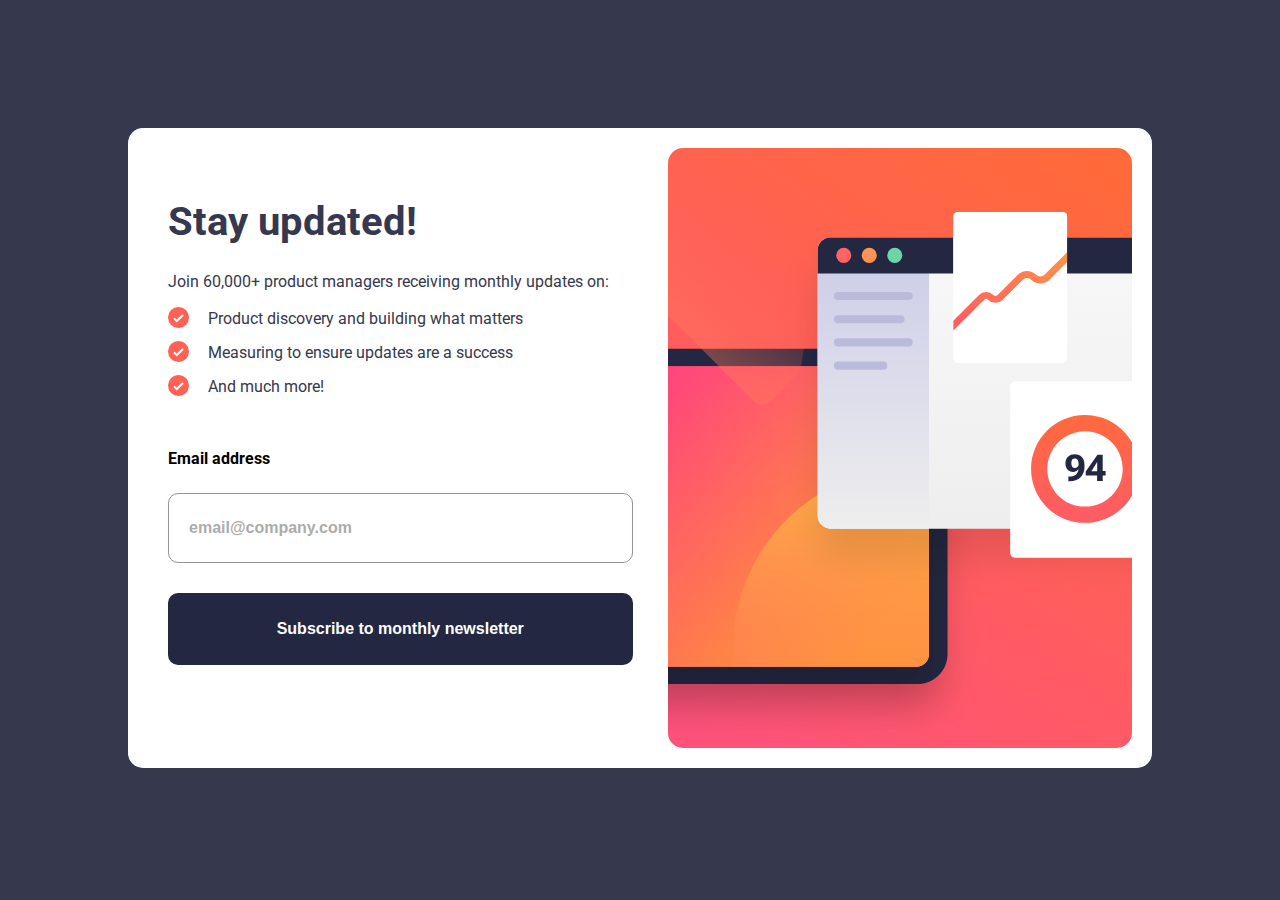
<file: index.html>
<!DOCTYPE html>
<html lang="en">
<head>
  <meta charset="UTF-8">
  <meta name="viewport" content="width=device-width, initial-scale=1.0"> 
  <link rel="icon" type="image/png" sizes="32x32" href="./assets/images/favicon-32x32.png">
  <link rel="preconnect" href="https://fonts.googleapis.com">
  <link rel="preconnect" href="https://fonts.gstatic.com" crossorigin>
  <link href="https://fonts.googleapis.com/css2?family=Roboto:wght@400;700&display=swap" rel="stylesheet">
  <link rel="stylesheet" href="index.css">
  <title>Frontend Mentor | Newsletter sign-up form with success message</title>
</head>
<body>
  <div class="main">
<div class="imgDiv">
</div>
  <!-- Sign-up form start -->
<div class="formDiv">
  <h1 class="header">Stay updated!</h1>
  <p class="content">Join 60,000+ product managers receiving monthly updates on:</p>
<ul>
<li>Product discovery and building what matters</li>
<li>Measuring to ensure updates are a success</li>
<li>And much more!</li>
</ul>
<form action="" class="signup-form">
  <div class="label-error"><label class="email-label" for="email">Email address</label>
    <p hidden class="error-message">Valid email required</p></div>
  <input class="email-input" type="email" placeholder="email@company.com">
  <button class="sub-button" type="button">Subscribe to monthly newsletter</button>
</form>
</div>
</div>
 
 
  <!-- Sign-up form end -->

 
  <!-- <div class="attribution">
    Challenge by <a href="https://www.frontendmentor.io?ref=challenge" target="_blank">Frontend Mentor</a>. 
    Coded by <a href="https://github.com/tugcesoysal">Tugce</a>.
  </div> -->
  <script src="index.js"></script>
</body>
</html>
</file>
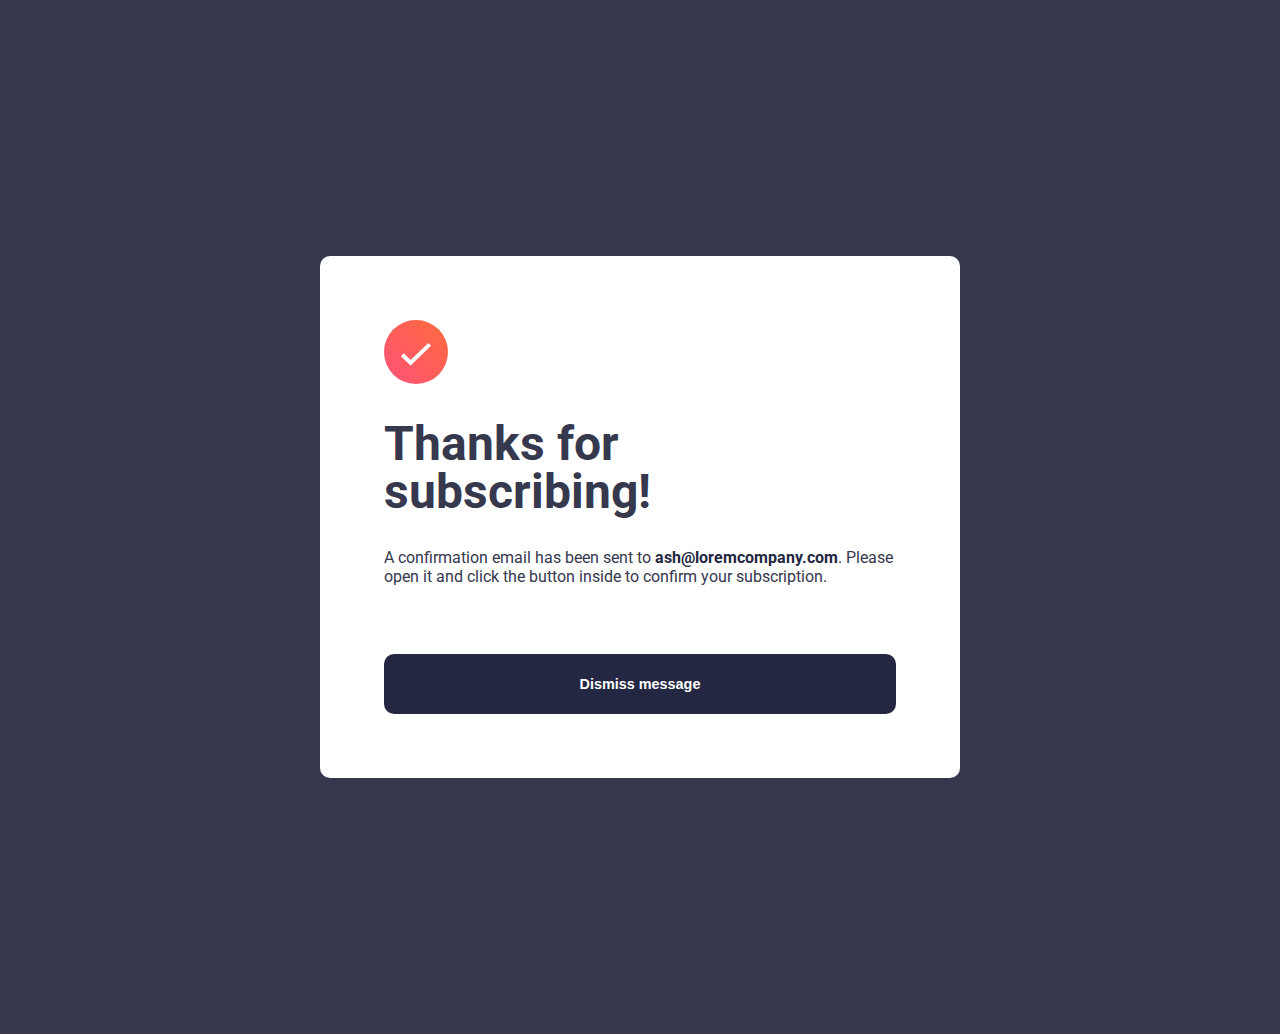
<file: thank-you.html>
<!DOCTYPE html>
<html lang="en">
    <head>
        <meta charset="UTF-8">
        <meta name="viewport" content="width=device-width, initial-scale=1.0"> 
        <link rel="icon" type="image/png" sizes="32x32" href="./assets/images/favicon-32x32.png">
        <link rel="preconnect" href="https://fonts.googleapis.com">
        <link rel="preconnect" href="https://fonts.gstatic.com" crossorigin>
        <link href="https://fonts.googleapis.com/css2?family=Roboto:wght@400;700&display=swap" rel="stylesheet">
        <link rel="stylesheet" href="index.css">
        <title>Frontend Mentor | Newsletter sign-up form with success message</title>
      </head>
<body>
    <div class="thanks-container">
    <img src="assets/images/icon-success.svg" alt="icon-success">
    <h1 class="thanks-header">Thanks for subscribing!</h1>
    <p class="thanks-content"> A confirmation email has been sent to <a class="email-conf" href="ash@loremcompany.com">ash@loremcompany.com</a>. 
        Please open it and click the button inside to confirm your subscription.</p>
        <button class="thanks-button" type="button">Dismiss message</button>
    </div>
</body>
</html>
</file>
<file: index.css>
*{
    box-sizing: border-box;
}
html{
    margin: 0;
    padding: 0;
    width: 100vw;
}

body{
    margin: 0;
    font-family: 'Roboto', sans-serif;
    width: 100vw;
    margin: 0;
    padding: 0;
}

.main{
    display: flex;
    flex-direction: column;
    justify-content: center;
    align-items: center;
}

.imgDiv{
    background-image: url('assets/images/illustration-sign-up-mobile.svg');
    background-size: cover;
    background-position: center;
    width: 100vw;
    height: 350px;
    border-radius: 15px;
}

.formDiv{
    width: calc(100% - 40px);
padding: 0 20px;
}

.header{
    font-size: 2.5rem;
    color: hsl(235, 18%, 26%);
}

.content{
    color: hsl(235, 18%, 26%);
}

ul{
    padding: 0;
    color: hsl(235, 18%, 26%);
    margin-bottom: 50px;
}

ul li {
   list-style: none;
   padding: 0;
   line-height: 1.5;
   margin-bottom: 10px;
   background-image: url('assets/images/icon-list.svg');
   background-repeat: no-repeat;
   padding-left: 40px;

}


.signup-form{
    display: flex;
    flex-direction: column;
}

.email-label{
font-weight: 700;
}

.label-error{
    display:flex;
    flex-direction: row;
    justify-content:space-between;
    align-items: center;
}

.error-message{
    font-size: 0.7rem;
}


input{
    border-radius: 10px;
    height: 70px;
    margin-top: 25px;
    margin-bottom: 30px;
    padding-left: 20px;
    font-size: 1rem;
}

input:focus{
    outline: 1px solid hsl(4, 100%, 67%);
}

.email-input{
    border: 1px solid hsl(231, 7%, 60%);
}

.error-input{
    border: 1px solid hsl(4, 100%, 67%);
    background-color: hsl(4, 100%, 67%, 0.2);
    color: hsl(4, 100%, 67%);
}

.error-input::placeholder {
    color:hsl(4, 100%, 67%);
}

.error-message{
    color:hsl(4, 100%, 67%);
}

.email-input::placeholder{
    font-weight: 700;
    font-size: 1rem;
    opacity: 0.6;
}

.email-input::{
    color:hsl(231, 7%, 60%);
}

.email-input:hover{
    cursor: pointer;
}

.sub-button{
    height: 72px;
    border-radius: 10px;
    border:none;
    background-color: hsl(234, 29%, 20%);
    color: white;
    font-weight: 700;
    font-size: 1rem;
    margin-bottom: 60px;
}

.sub-button:hover{
    cursor: pointer;
    background-color: hsl(4, 100%, 67%);
}

.attribution{
    font-size: 0.7rem;
    color: hsl(235, 18%, 26%);
    margin-bottom: 30px;
}

a{
    color: hsl(235, 18%, 26%);
    text-decoration: none;
}

a:hover{
    color:hsl(4, 100%, 67%);
}

.thanks-container{
    margin-top: 20%;
    padding: 10px;
    background-color: white;
}

.thanks-header{
    text-align:start;
    padding-right: 20%;
    color: hsl(235, 18%, 26%);
}

.thanks-content{
    color: hsl(235, 18%, 26%);
    font-size: 1rem;
}

.thanks-button{
    height: 60px;
    width: 100%;
    padding: 0 20%;
    border-radius: 10px;
    border:none;
    background-color: hsl(234, 29%, 20%);
    color: white;
    font-weight: 700;
    font-size: 0.9rem;
    margin-top: 70%;
    cursor: pointer;
}



@media (min-width:750px) {
    body{
       background-color: hsl(235, 18%, 26%);
       padding: 15% auto;
    }

    .main{
        flex-direction:row-reverse;
        padding: 20px;
        background-color: white;
        border-radius: 15px;
        margin: 10%;
    }

    .imgDiv{
        background-image: url('assets/images/illustration-sign-up-desktop.svg');
        height: 600px;
        flex: 1;
    }

    .formDiv{
        flex:1;
        margin-right: 15px ;
    }


    .thanks-container{
        margin: 20% auto;
        width: 50%;
        border-radius: 10px;
        padding: 5%;
    }

    .thanks-header{
       font-size: 3rem;
       color: hsl(235, 18%, 26%);
       line-height: 1;
    }

    .thanks-content{
        color:hsl(235, 18%, 26%);
    }

    .email-conf {
        color:hsl(234, 29%, 20%);
        font-weight: 700;
    }

    .thanks-button{
        margin-top: 10%;
    }

    .thanks-button:hover{
        background-color: hsl(4, 100%, 67%);
    }

   


}
</file>
